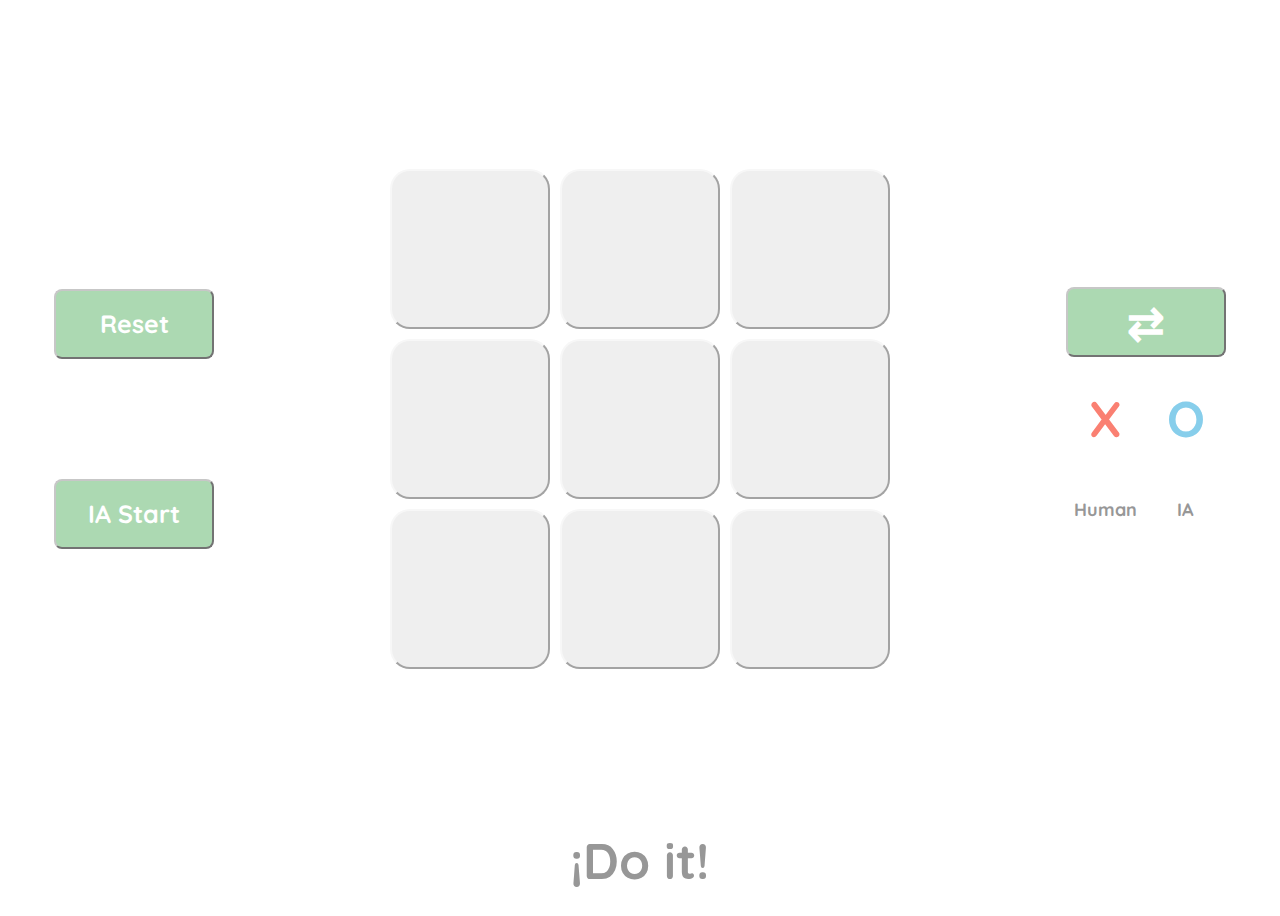
<file: docs/index.html>
<!DOCTYPE html>
<html lang="en">
<head>
    <meta charset="UTF-8">
    <meta http-equiv="X-UA-Compatible" content="IE=edge">
    <meta name="viewport" content="width=device-width, initial-scale=1.0">
    <link rel="preconnect" href="https://fonts.googleapis.com">
    <link rel="preconnect" href="https://fonts.gstatic.com" crossorigin>
    <link href="https://fonts.googleapis.com/css2?family=Quicksand:wght@300;500;700&display=swap" rel="stylesheet">
    

    <title>Document</title>

    <link rel="stylesheet" href="estilos.css" type="text/css">

    
</head>

<body>
    <div class="container">
        <h1>¡Do it!</h1>
        <div class="tablero">
            <button class="casilla jugar" ></button>
            <button class="casilla jugar" ></button>
            <button class="casilla jugar" ></button>
            <button class="casilla jugar" ></button>
            <button class="casilla jugar" ></button>
            <button class="casilla jugar" ></button>
            <button class="casilla jugar" ></button>
            <button class="casilla jugar" ></button>
            <button class="casilla jugar" ></button>
            
        </div>

        <div class="leftbottons">
            <button class="Reset b" id="reset" >Reset</button>
            <button class="iAStart b jugar" >IA Start</button>
        </div>

        <div class="select_figura">
            <button class="changefigure b " id="change">⇄</button>
            <p class="figura left X" >X</p>
            <p class="figura right O" >O</p>
            <p class="nombre">Human</p>
            <p class="nombre">IA</p>
        </div>

        
    </div>

    <script src="main.js">
   

    </script>

    <style>
        @media (max-width: 700px) {
            html, body {
                height: 100%;
                min-height: 100vh;
            }
            body {
                min-height: 100vh;
                margin: 0;
                padding: 0;
            }
            .container {
                display: flex;
                flex-direction: column;
                align-items: center;
                justify-content: center;
                width: 100vw;
                min-height: 100vh;
                height: 100vh;
                padding: 0;
            }
            h1 {
                margin-top: 24px;
                margin-bottom: 24px;
                text-align: center;
                width: 100%;
            }
            .tablero {
                order: 1;
                margin: 0 auto 16px auto;
                grid-row: unset;
                grid-column: unset;
            }
            .leftbottons {
                order: 2;
                display: flex;
                flex-direction: row;
                gap: 16px;
                justify-content: center;
                align-items: center;
                width: 100vw;
                margin-bottom: 16px;
                grid-row: unset;
                grid-column: unset;
            }
            .b {
                width: 120px;
                min-width: 80px;
                max-width: 160px;
                height: 50px;
            }
            .select_figura {
                display: none !important;
            }
        }
        h1 {
            text-align: center;
            width: 100%;
            margin-bottom: 16px;
        }
    </style>
</body>
</html>
</file>
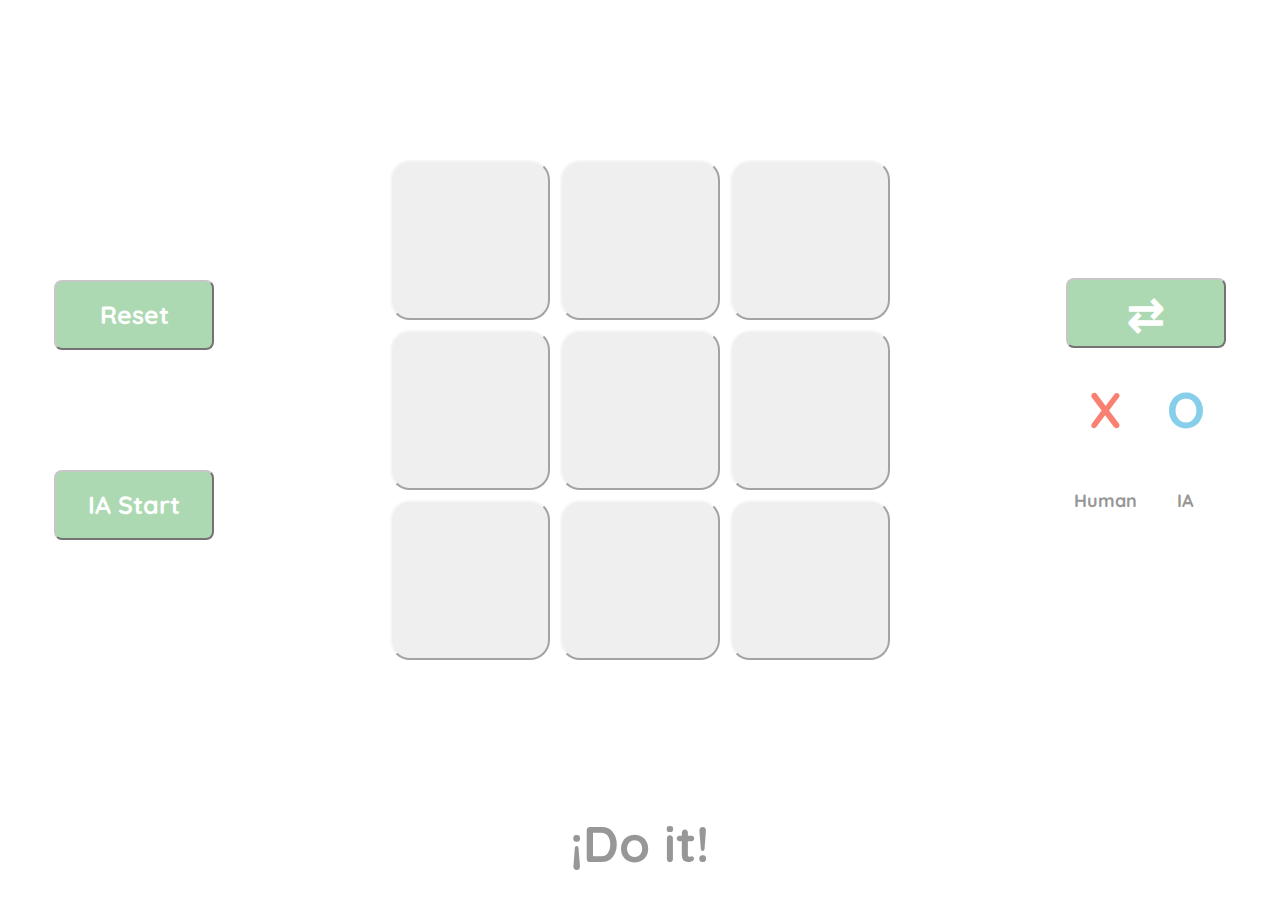
<file: tictactoeAgente/index.html>
<!DOCTYPE html>
<html lang="en">
<head>
    <meta charset="UTF-8">
    <meta http-equiv="X-UA-Compatible" content="IE=edge">
    <meta name="viewport" content="width=device-width, initial-scale=1.0">
    <link rel="preconnect" href="https://fonts.googleapis.com">
    <link rel="preconnect" href="https://fonts.gstatic.com" crossorigin>
    <link href="https://fonts.googleapis.com/css2?family=Quicksand:wght@300;500;700&display=swap" rel="stylesheet">
    

    <title>Document</title>

    <link rel="stylesheet" href="estilos.css" type="text/css">

    
</head>

<body>
    <div class="container">

        <div class="tablero">
            <button class="casilla jugar" ></button>
            <button class="casilla jugar" ></button>
            <button class="casilla jugar" ></button>
            <button class="casilla jugar" ></button>
            <button class="casilla jugar" ></button>
            <button class="casilla jugar" ></button>
            <button class="casilla jugar" ></button>
            <button class="casilla jugar" ></button>
            <button class="casilla jugar" ></button>
            
        </div>

        <div class="leftbottons">
            <button class="Reset b" id="reset" >Reset</button>
            <button class="iAStart b jugar" >IA Start</button>
        </div>

        <div class="select_figura">
            <button class="changefigure b " id="change">⇄</button>
            <p class="figura left X" >X</p>
            <p class="figura right O" >O</p>
            <p class="nombre">Human</p>
            <p class="nombre">IA</p>
        </div>

        <h1>¡Do it!</h1>


        
        
    </div>

    <script src="main.js">
   

    </script>
</body>
</html>
</file>
<file: docs/estilos.css>
*{
    text-align: center;
    font-family: 'Quicksand', sans-serif;
    
}
:root{
    --very-light-pink: #C7C7C7;
    --text-input-field: #F7F7F7;
    --hospital-green: #ACD9B2;
    --white: #FFFFFF;
    --black: #000000;
    --sm: 14px;
    --md: 16px;
    --lg: 18px;
}


.container{
    height: 100vh;
    display: grid;
    place-items: center;
    grid-template-columns: 20% 60% 20%;
    grid-template-rows: 1fr 1fr;
    



}
.tablero{
    display: grid;
    grid-template-columns: repeat(3, 1fr);
    grid-template-rows: repeat(3, 1fr);
    grid-row: 1/3;
    grid-column: 2/3;
    gap: 10px;
    width: 90vw;
    max-width: 500px;
    aspect-ratio: 1 / 1;
    height: auto;
}
.casilla{
    width: 100%;
    aspect-ratio: 1 / 1;
    height: auto;
    border-radius: 20px;
    border-width: 2px;
    border-color: var(--text-input-field);
    font-size: 8vw;
    min-width: 40px;
    min-height: 40px;
    max-width: 160px;
    max-height: 160px;
    box-sizing: border-box;
    display: flex;
    align-items: center;
    justify-content: center;
}
.casilla:hover{
    background-color: var(--text-input-field);
}
.leftbottons{
    display: grid;
    grid-template-columns: 1fr;
    grid-template-rows: 1fr 1fr;
    grid-column: 1/2;
    grid-row: 1/3;
    gap: 120px;

}

.b{
    width: 160px;
    height: 70px;
    border-radius: 8px;
    border-width: 2px;
    border-color: var(--very-light-pink);
    background-color: var(--hospital-green);
    font-size: 25px;
    color: white;
    font-weight: 700;
    

}

.select_figura{
    display: grid;
    grid-template-columns: 1fr 1fr;
    grid-template-rows: 1fr 1fr 1fr;
    grid-row: 1/3;
    grid-column: 3/4;
    border: 10px;
    
    
    
    


}
.changefigure{
    grid-row: 1/2;
    grid-column: 1/3;
    font-size: 45px;
    align-self: end;
    

}
.figura{
    font-size: 50px;
    margin-top: 30px;
    margin-bottom: 30px;
    font-weight: 800;

}
.nombre{
    font-weight: 700;
    color: #979797;
    font-size: large;

}

.X{
    color: salmon;
}

.O{
    color: skyblue;
}
h1{
    display: flex;
    justify-content: center;
    grid-column: 1/4;
    margin-top: 0;
    color: #979797;
    font-size: 50px;

}

/* --- Responsive solo para reubicar elementos en móvil --- */
@media (max-width: 700px) {
    .container {
        display: flex;
        flex-direction: column;
        align-items: center;
        justify-content: flex-start;
        width: 100vw;
        min-height: 100vh;
        padding: 0;
    }
    .select_figura {
        order: 4;
        width: 100%;
        max-width: 350px;
        margin: 0 auto 0 auto;
        grid-row: unset;
        grid-column: unset;
    }
    .changefigure {
        order: -1;
        align-self: center;
        margin-bottom: 16px;
        margin-top: 16px;
        grid-row: unset;
        grid-column: unset;
    }
    .tablero {
        order: 1;
        margin: 0 auto 16px auto;
        grid-row: unset;
        grid-column: unset;
        width: 95vw;
        max-width: 95vw;
        aspect-ratio: 1 / 1;
        height: auto;
        gap: 2vw;
    }
    .leftbottons {
        order: 2;
        display: flex;
        flex-direction: row;
        gap: 16px;
        justify-content: center;
        align-items: center;
        width: 100vw;
        margin-bottom: 16px;
        grid-row: unset;
        grid-column: unset;
    }
    .b {
        width: 120px;
        min-width: 80px;
        max-width: 160px;
        height: 50px;
    }
    h1 {
        order: 3;
        margin-bottom: 16px;
        grid-column: unset;
    }
    .casilla {
        font-size: 12vw;
        min-width: 30px;
        min-height: 30px;
        max-width: none;
        max-height: none;
    }
}
</file>
<file: tictactoeAgente/estilos.css>
*{
    text-align: center;
    font-family: 'Quicksand', sans-serif;
    
}
:root{
    --very-light-pink: #C7C7C7;
    --text-input-field: #F7F7F7;
    --hospital-green: #ACD9B2;
    --white: #FFFFFF;
    --black: #000000;
    --sm: 14px;
    --md: 16px;
    --lg: 18px;
}


.container{
    height: 100vh;
    display: grid;
    place-items: center;
    grid-template-columns: 20% 60% 20%;
    grid-template-rows: 1fr 1fr;
    



}
.tablero{
    display: grid;
    grid-template-columns: 1fr 1fr 1fr;
    grid-template-rows: 1fr 1fr 1fr;
    grid-row: 1/3;
    grid-column: 2/3;
    gap: 10px;

}
.casilla{
    width: 160px;
    height: 160px;
    border-radius: 20px;
    border-width: 2px;
    border-color: var(--text-input-field);
    font-size: 100px;

}
.casilla:hover{
    background-color: var(--text-input-field);
}
.leftbottons{
    display: grid;
    grid-template-columns: 1fr;
    grid-template-rows: 1fr 1fr;
    grid-column: 1/2;
    grid-row: 1/3;
    gap: 120px;

}

.b{
    width: 160px;
    height: 70px;
    border-radius: 8px;
    border-width: 2px;
    border-color: var(--very-light-pink);
    background-color: var(--hospital-green);
    font-size: 25px;
    color: white;
    font-weight: 700;
    

}

.select_figura{
    display: grid;
    grid-template-columns: 1fr 1fr;
    grid-template-rows: 1fr 1fr 1fr;
    grid-row: 1/3;
    grid-column: 3/4;
    border: 10px;
    
    
    
    


}
.changefigure{
    grid-row: 1/2;
    grid-column: 1/3;
    font-size: 45px;
    align-self: end;
    

}
.figura{
    font-size: 50px;
    margin-top: 30px;
    margin-bottom: 30px;
    font-weight: 800;

}
.nombre{
    font-weight: 700;
    color: #979797;
    font-size: large;

}

.X{
    color: salmon;
}

.O{
    color: skyblue;
}
h1{
    display: flex;
    justify-content: center;
    grid-column: 1/4;
    margin-top: 0;
    color: #979797;
    font-size: 50px;

}
</file>
